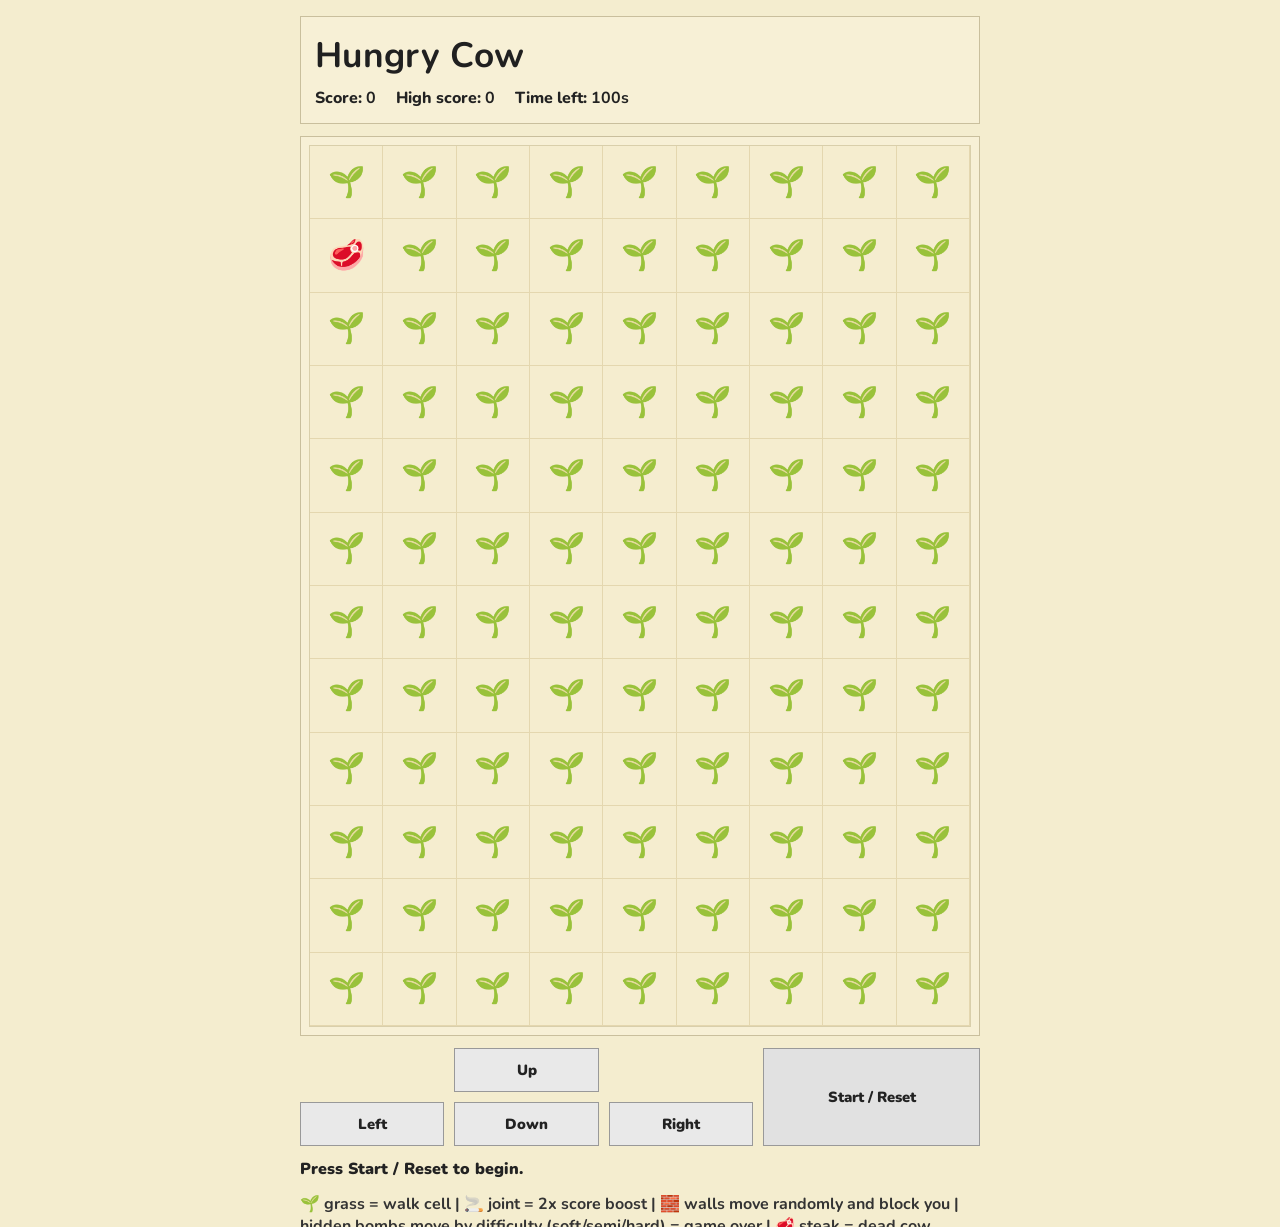
<file: index.html>
<!doctype html>
<html lang="en">
  <head>
    <meta charset="UTF-8" />
    <meta http-equiv="refresh" content="0; url=./hungry-cow.html" />
    <title>Hungry Cow</title>
  </head>
  <body>
    <p>Loading game… <a href="./hungry-cow.html">Click here if not redirected</a></p>
  </body>
</html>
</file>
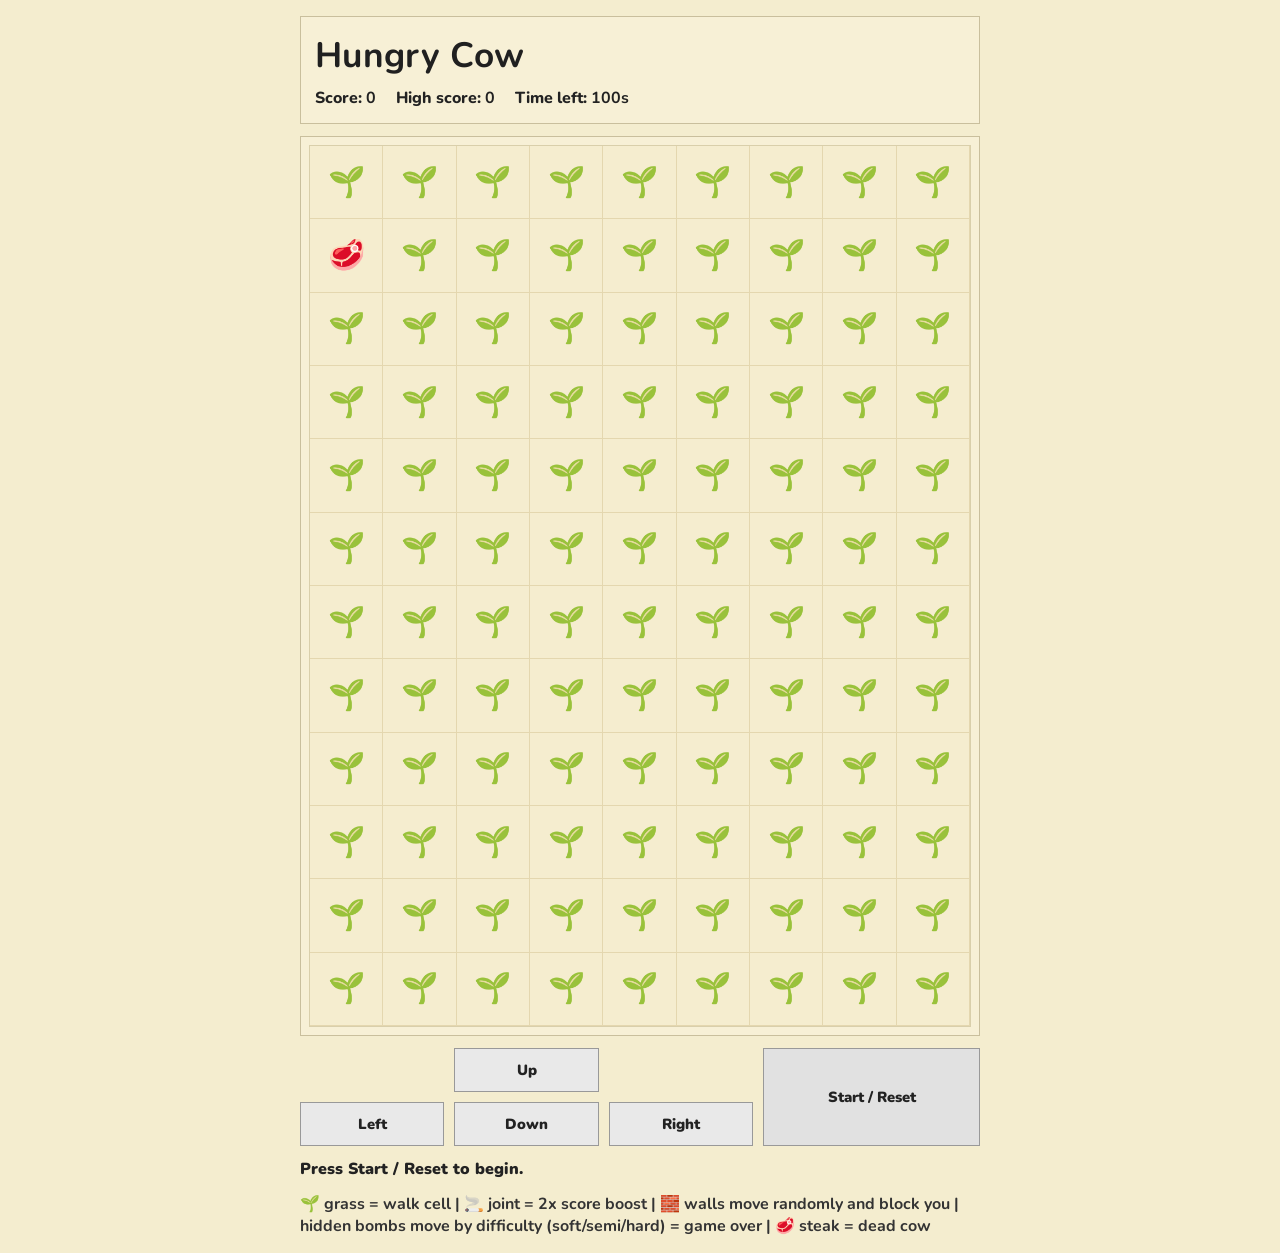
<file: hungry-cow.html>
<!doctype html>
<html lang="en">
  <head>
    <meta charset="UTF-8" />
    <meta name="viewport" content="width=device-width, initial-scale=1.0" />
    <title>Hungry Cow</title>
    <meta
      name="description"
      content="A simple emoji arcade game: move the cow, eat grass, avoid walls and joints."
    />
    <link rel="preconnect" href="https://fonts.googleapis.com" />
    <link rel="preconnect" href="https://fonts.gstatic.com" crossorigin />
    <link
      href="https://fonts.googleapis.com/css2?family=Luckiest+Guy&family=Nunito:wght@500;700;900&display=swap"
      rel="stylesheet"
    />
    <link rel="stylesheet" href="./hungry-cow.css" />
  </head>
  <body>
    <main class="app">
      <header class="hud">
        <h1>Hungry Cow</h1>
        <div class="stats">
          <p>Score: <strong id="score">0</strong></p>
          <p>High score: <strong id="highScore">0</strong></p>
          <p>Time left: <strong id="time">100s</strong></p>
        </div>
      </header>

      <section class="arena-card" aria-label="Game area">
        <div id="arena" class="arena" role="img" aria-label="Hungry Cow game grid"></div>
      </section>

      <section class="controls" aria-label="Controls">
        <button id="upBtn" type="button">Up</button>
        <button id="leftBtn" type="button">Left</button>
        <button id="downBtn" type="button">Down</button>
        <button id="rightBtn" type="button">Right</button>
        <button id="startBtn" type="button" class="start">Start / Reset</button>
      </section>

      <p id="status" class="status">Press Start / Reset to begin.</p>
      <p class="legend">🌱 grass = walk cell | 🚬 joint = 2x score boost | 🧱 walls move randomly and block you | hidden bombs move by difficulty (soft/semi/hard) = game over | 🥩 steak = dead cow</p>
    </main>

    <div id="difficultyModal" class="modal hidden" aria-hidden="true">
      <div class="modal-card" role="dialog" aria-modal="true" aria-labelledby="difficultyTitle">
        <h2 id="difficultyTitle">Choose Difficulty</h2>
        <p class="modal-text">Select bomb difficulty before the game starts.</p>
        <div class="modal-buttons">
          <button id="diffSoftBtn" type="button">Soft</button>
          <button id="diffSemiBtn" type="button">Semi</button>
          <button id="diffHardBtn" type="button">Hard</button>
        </div>
        <button id="diffCancelBtn" type="button" class="modal-cancel">Cancel</button>
      </div>
    </div>

    <script src="./hungry-cow.js"></script>
  </body>
</html>
</file>
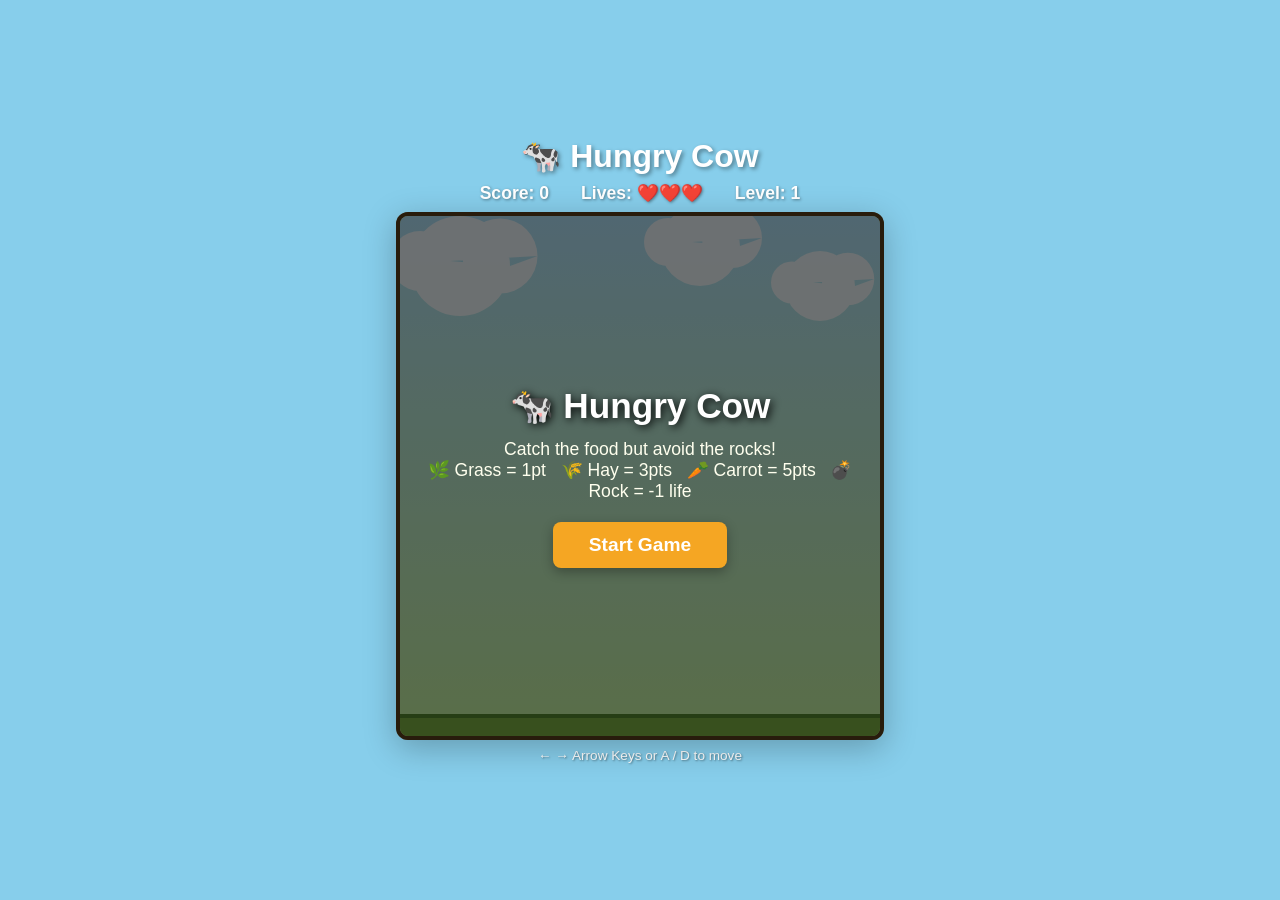
<file: hungry-cow/hungry-cow.html>
<!DOCTYPE html>
<html lang="en">
<head>
  <meta charset="UTF-8" />
  <meta name="viewport" content="width=device-width, initial-scale=1.0" />
  <title>Hungry Cow</title>
  <style>
    * { margin: 0; padding: 0; box-sizing: border-box; }
    body {
      background: #87ceeb;
      display: flex;
      flex-direction: column;
      align-items: center;
      justify-content: center;
      height: 100vh;
      font-family: 'Segoe UI', Arial, sans-serif;
      overflow: hidden;
    }
    h1 {
      color: #fff;
      text-shadow: 2px 2px 4px rgba(0,0,0,0.4);
      font-size: 2rem;
      margin-bottom: 8px;
    }
    #hud {
      display: flex;
      gap: 32px;
      margin-bottom: 8px;
      color: #fff;
      font-size: 1.1rem;
      font-weight: bold;
      text-shadow: 1px 1px 3px rgba(0,0,0,0.4);
    }
    canvas {
      border: 4px solid #5a3e1b;
      border-radius: 12px;
      background: #c8f5a0;
      display: block;
      box-shadow: 0 8px 32px rgba(0,0,0,0.25);
    }
    #overlay {
      position: absolute;
      top: 0; left: 0; right: 0; bottom: 0;
      display: flex;
      flex-direction: column;
      align-items: center;
      justify-content: center;
      background: rgba(0,0,0,0.55);
      border-radius: 12px;
    }
    #overlay h2 {
      color: #fff;
      font-size: 2.2rem;
      margin-bottom: 12px;
      text-shadow: 2px 2px 8px #000;
    }
    #overlay p {
      color: #ffe;
      font-size: 1.1rem;
      margin-bottom: 20px;
      text-align: center;
      padding: 0 20px;
    }
    #overlay button {
      background: #f5a623;
      border: none;
      border-radius: 8px;
      padding: 12px 36px;
      font-size: 1.2rem;
      font-weight: bold;
      color: #fff;
      cursor: pointer;
      box-shadow: 0 4px 12px rgba(0,0,0,0.3);
      transition: background 0.2s;
    }
    #overlay button:hover { background: #e0911a; }
    #canvasWrapper { position: relative; }
    #controls {
      margin-top: 8px;
      color: #fff;
      font-size: 0.85rem;
      text-shadow: 1px 1px 2px rgba(0,0,0,0.4);
    }
  </style>
</head>
<body>
  <h1>🐄 Hungry Cow</h1>
  <div id="hud">
    <span>Score: <span id="scoreDisplay">0</span></span>
    <span>Lives: <span id="livesDisplay">❤️❤️❤️</span></span>
    <span>Level: <span id="levelDisplay">1</span></span>
  </div>
  <div id="canvasWrapper">
    <canvas id="gameCanvas" width="480" height="520"></canvas>
    <div id="overlay">
      <h2 id="overlayTitle">🐄 Hungry Cow</h2>
      <p id="overlayMsg">Catch the food but avoid the rocks!<br>
        🌿 Grass = 1pt &nbsp; 🌾 Hay = 3pts &nbsp; 🥕 Carrot = 5pts &nbsp; 💣 Rock = -1 life</p>
      <button id="overlayBtn">Start Game</button>
    </div>
  </div>
  <div id="controls">← → Arrow Keys or A / D to move</div>

<script>
  const canvas = document.getElementById('gameCanvas');
  const ctx = canvas.getContext('2d');
  const overlay = document.getElementById('overlay');
  const overlayTitle = document.getElementById('overlayTitle');
  const overlayMsg = document.getElementById('overlayMsg');
  const overlayBtn = document.getElementById('overlayBtn');
  const scoreDisplay = document.getElementById('scoreDisplay');
  const livesDisplay = document.getElementById('livesDisplay');
  const levelDisplay = document.getElementById('levelDisplay');

  const W = canvas.width;
  const H = canvas.height;

  // ── Game state ──────────────────────────────────────────────────────────────
  let score, lives, level, gameRunning, animId;
  let cow, items, particles;
  let keys = {};
  let spawnTimer = 0;
  let spawnInterval = 90; // frames between spawns (decreases with level)

  // ── Cow ─────────────────────────────────────────────────────────────────────
  const COW_W = 72, COW_H = 56, COW_SPEED = 5;

  function makeCow() {
    return { x: W / 2 - COW_W / 2, y: H - COW_H - 10, w: COW_W, h: COW_H };
  }

  // ── Items ────────────────────────────────────────────────────────────────────
  // type: 'grass' | 'hay' | 'carrot' | 'rock'
  const ITEM_TYPES = [
    { type: 'grass',  emoji: '🌿', points:  1, color: '#4caf50', w: 36, h: 36 },
    { type: 'hay',    emoji: '🌾', points:  3, color: '#f5c842', w: 36, h: 36 },
    { type: 'carrot', emoji: '🥕', points:  5, color: '#ff7043', w: 32, h: 36 },
    { type: 'rock',   emoji: '🪨', points:  0, color: '#78909c', w: 34, h: 34 },
  ];

  function weightedType(lvl) {
    // More rocks and rare carrots at higher levels
    const weights = [
      40,              // grass
      30,              // hay
      Math.max(5, 20 - lvl * 2), // carrot (rarer at higher levels)
      Math.min(25, 10 + lvl * 3) // rock (more common at higher levels)
    ];
    const total = weights.reduce((a, b) => a + b, 0);
    let r = Math.random() * total;
    for (let i = 0; i < weights.length; i++) {
      r -= weights[i];
      if (r <= 0) return ITEM_TYPES[i];
    }
    return ITEM_TYPES[0];
  }

  function spawnItem(lvl) {
    const def = weightedType(lvl);
    const speed = 2 + lvl * 0.4 + Math.random() * 1.5;
    return {
      ...def,
      x: Math.random() * (W - def.w),
      y: -def.h,
      speed,
    };
  }

  // ── Particles ────────────────────────────────────────────────────────────────
  function burst(x, y, color, count = 8) {
    for (let i = 0; i < count; i++) {
      const angle = (Math.PI * 2 * i) / count;
      particles.push({
        x, y, color,
        vx: Math.cos(angle) * (2 + Math.random() * 2),
        vy: Math.sin(angle) * (2 + Math.random() * 2),
        life: 1,
      });
    }
  }

  // ── Drawing helpers ──────────────────────────────────────────────────────────
  function drawBackground() {
    // Sky gradient
    const sky = ctx.createLinearGradient(0, 0, 0, H);
    sky.addColorStop(0, '#b3e5fc');
    sky.addColorStop(1, '#c8f5a0');
    ctx.fillStyle = sky;
    ctx.fillRect(0, 0, W, H);

    // Ground strip
    ctx.fillStyle = '#7cb342';
    ctx.fillRect(0, H - 20, W, 20);
    ctx.fillStyle = '#558b2f';
    ctx.fillRect(0, H - 22, W, 4);

    // Clouds (static decorative)
    ctx.fillStyle = 'rgba(255,255,255,0.8)';
    drawCloud(60, 50, 50);
    drawCloud(300, 30, 40);
    drawCloud(420, 70, 35);
  }

  function drawCloud(cx, cy, r) {
    ctx.beginPath();
    ctx.arc(cx, cy, r, 0, Math.PI * 2);
    ctx.arc(cx + r * 0.8, cy - r * 0.2, r * 0.75, 0, Math.PI * 2);
    ctx.arc(cx - r * 0.8, cy - r * 0.1, r * 0.6, 0, Math.PI * 2);
    ctx.fill();
  }

  function drawCow(c) {
    const x = c.x, y = c.y, w = c.w, h = c.h;

    // Body
    ctx.fillStyle = '#fff';
    roundRect(x + 6, y + 16, w - 12, h - 20, 10);
    ctx.fill();
    // Patches
    ctx.fillStyle = '#333';
    roundRect(x + 14, y + 22, 16, 12, 4);
    ctx.fill();
    ctx.fillStyle = '#555';
    roundRect(x + 36, y + 28, 12, 10, 4);
    ctx.fill();

    // Head
    ctx.fillStyle = '#fff';
    roundRect(x + w - 24, y + 4, 22, 20, 6);
    ctx.fill();
    // Nose
    ctx.fillStyle = '#f48fb1';
    roundRect(x + w - 20, y + 15, 14, 8, 4);
    ctx.fill();
    ctx.fillStyle = '#c2185b';
    ctx.beginPath(); ctx.arc(x + w - 15, y + 18, 2, 0, Math.PI * 2); ctx.fill();
    ctx.beginPath(); ctx.arc(x + w - 9,  y + 18, 2, 0, Math.PI * 2); ctx.fill();
    // Eye
    ctx.fillStyle = '#222';
    ctx.beginPath(); ctx.arc(x + w - 10, y + 9, 2.5, 0, Math.PI * 2); ctx.fill();
    ctx.fillStyle = '#fff';
    ctx.beginPath(); ctx.arc(x + w - 9, y + 8, 0.8, 0, Math.PI * 2); ctx.fill();
    // Ear
    ctx.fillStyle = '#f5c6d0';
    ctx.beginPath();
    ctx.ellipse(x + w - 5, y + 4, 5, 7, -0.3, 0, Math.PI * 2);
    ctx.fill();
    // Horn
    ctx.strokeStyle = '#f5c842';
    ctx.lineWidth = 3;
    ctx.beginPath();
    ctx.moveTo(x + w - 16, y + 5);
    ctx.lineTo(x + w - 20, y - 2);
    ctx.stroke();

    // Legs
    ctx.fillStyle = '#ddd';
    for (let i = 0; i < 4; i++) {
      const lx = x + 10 + i * 14;
      roundRect(lx, y + h - 14, 8, 14, 3);
      ctx.fill();
    }

    // Tail
    ctx.strokeStyle = '#bbb';
    ctx.lineWidth = 2;
    ctx.beginPath();
    ctx.moveTo(x + 6, y + 24);
    ctx.quadraticCurveTo(x - 10, y + 20, x - 6, y + 10);
    ctx.stroke();

    // Udder
    ctx.fillStyle = '#f9a8c9';
    ctx.beginPath();
    ctx.ellipse(x + 24, y + h - 8, 12, 7, 0, 0, Math.PI * 2);
    ctx.fill();
  }

  function roundRect(x, y, w, h, r) {
    ctx.beginPath();
    ctx.moveTo(x + r, y);
    ctx.lineTo(x + w - r, y);
    ctx.quadraticCurveTo(x + w, y, x + w, y + r);
    ctx.lineTo(x + w, y + h - r);
    ctx.quadraticCurveTo(x + w, y + h, x + w - r, y + h);
    ctx.lineTo(x + r, y + h);
    ctx.quadraticCurveTo(x, y + h, x, y + h - r);
    ctx.lineTo(x, y + r);
    ctx.quadraticCurveTo(x, y, x + r, y);
    ctx.closePath();
  }

  function drawItem(item) {
    ctx.font = `${item.h}px serif`;
    ctx.textAlign = 'center';
    ctx.textBaseline = 'top';
    ctx.fillText(item.emoji, item.x + item.w / 2, item.y);
  }

  function drawParticles() {
    for (const p of particles) {
      ctx.globalAlpha = p.life;
      ctx.fillStyle = p.color;
      ctx.beginPath();
      ctx.arc(p.x, p.y, 5 * p.life, 0, Math.PI * 2);
      ctx.fill();
    }
    ctx.globalAlpha = 1;
  }

  // ── Collision ────────────────────────────────────────────────────────────────
  function hits(item, cow) {
    return (
      item.x < cow.x + cow.w &&
      item.x + item.w > cow.x &&
      item.y + item.h > cow.y &&
      item.y < cow.y + cow.h
    );
  }

  // ── HUD ──────────────────────────────────────────────────────────────────────
  function updateHUD() {
    scoreDisplay.textContent = score;
    livesDisplay.textContent = '❤️'.repeat(Math.max(0, lives));
    levelDisplay.textContent = level;
  }

  // ── Game loop ────────────────────────────────────────────────────────────────
  function loop() {
    if (!gameRunning) return;
    animId = requestAnimationFrame(loop);

    // Move cow
    if ((keys['ArrowLeft'] || keys['a'] || keys['A']) && cow.x > 0) {
      cow.x -= COW_SPEED;
    }
    if ((keys['ArrowRight'] || keys['d'] || keys['D']) && cow.x + cow.w < W) {
      cow.x += COW_SPEED;
    }

    // Spawn items
    spawnTimer++;
    if (spawnTimer >= spawnInterval) {
      spawnTimer = 0;
      items.push(spawnItem(level));
      // Occasionally spawn a second item at higher levels
      if (level >= 3 && Math.random() < 0.3) items.push(spawnItem(level));
    }

    // Update items
    const toRemove = [];
    for (let i = 0; i < items.length; i++) {
      const item = items[i];
      item.y += item.speed;

      if (hits(item, cow)) {
        if (item.type === 'rock') {
          lives--;
          burst(item.x + item.w / 2, item.y + item.h / 2, '#78909c');
          if (lives <= 0) { gameOver(); return; }
        } else {
          score += item.points;
          burst(item.x + item.w / 2, item.y + item.h / 2, item.color);
        }
        updateHUD();
        toRemove.push(i);
      } else if (item.y > H) {
        toRemove.push(i);
      }
    }
    for (let i = toRemove.length - 1; i >= 0; i--) items.splice(toRemove[i], 1);

    // Update particles
    for (const p of particles) {
      p.x += p.vx; p.y += p.vy; p.life -= 0.05;
    }
    particles = particles.filter(p => p.life > 0);

    // Level progression
    const newLevel = 1 + Math.floor(score / 20);
    if (newLevel !== level) {
      level = newLevel;
      spawnInterval = Math.max(30, 90 - (level - 1) * 8);
      updateHUD();
    }

    // Draw
    drawBackground();
    for (const item of items) drawItem(item);
    drawCow(cow);
    drawParticles();
  }

  // ── Game control ─────────────────────────────────────────────────────────────
  function startGame() {
    score = 0; lives = 3; level = 1;
    spawnInterval = 90; spawnTimer = 0;
    cow = makeCow();
    items = []; particles = [];
    gameRunning = true;
    overlay.style.display = 'none';
    updateHUD();
    if (animId) cancelAnimationFrame(animId);
    loop();
  }

  function gameOver() {
    gameRunning = false;
    cancelAnimationFrame(animId);
    overlayTitle.textContent = '💀 Game Over!';
    overlayMsg.textContent = `Your score: ${score} — Level reached: ${level}`;
    overlayBtn.textContent = 'Play Again';
    overlay.style.display = 'flex';
  }

  // ── Event listeners ──────────────────────────────────────────────────────────
  document.addEventListener('keydown', e => {
    keys[e.key] = true;
    // Prevent page scrolling on arrow keys
    if (['ArrowLeft','ArrowRight','ArrowUp','ArrowDown'].includes(e.key)) e.preventDefault();
  });
  document.addEventListener('keyup', e => { keys[e.key] = false; });

  overlayBtn.addEventListener('click', startGame);

  // ── Touch / mobile controls ──────────────────────────────────────────────────
  let touchStartX = null;
  canvas.addEventListener('touchstart', e => {
    touchStartX = e.touches[0].clientX;
    e.preventDefault();
  }, { passive: false });
  canvas.addEventListener('touchmove', e => {
    if (touchStartX === null) return;
    const dx = e.touches[0].clientX - touchStartX;
    cow.x = Math.max(0, Math.min(W - cow.w, cow.x + dx));
    touchStartX = e.touches[0].clientX;
    e.preventDefault();
  }, { passive: false });

  // ── Initial draw (title screen) ───────────────────────────────────────────────
  drawBackground();
</script>
</body>
</html>
</file>
<file: hungry-cow.css>
:root {
  --bg-a: #f4edcf;
  --bg-b: #f4edcf;
  --card: #f7f0d6;
  --line: #c9bf9d;
  --ink: #222222;
  --good: #4b8a41;
  --bad: #b0402f;
}

* {
  box-sizing: border-box;
}

body {
  margin: 0;
  min-height: 100vh;
  font-family: "Nunito", sans-serif;
  color: var(--ink);
  background: linear-gradient(180deg, var(--bg-a), var(--bg-b));
  display: grid;
  place-items: center;
  padding: 16px;
}

.app {
  width: min(680px, 100%);
  display: grid;
  gap: 12px;
}

.hud {
  background: var(--card);
  border: 1px solid var(--line);
  border-radius: 0;
  padding: 14px;
  box-shadow: none;
}

h1 {
  margin: 0;
  font-family: "Nunito", sans-serif;
  font-size: clamp(1.7rem, 5vw, 2.2rem);
  color: #202020;
  letter-spacing: 0.01em;
}

.stats {
  margin-top: 8px;
  display: flex;
  flex-wrap: wrap;
  gap: 12px 20px;
}

.stats p {
  margin: 0;
  font-weight: 800;
}

.arena-card {
  background: var(--card);
  border: 1px solid var(--line);
  border-radius: 0;
  padding: 8px;
  box-shadow: none;
}

.arena {
  display: grid;
  gap: 0;
  padding: 0;
  border: 1px solid #d9cfab;
  border-radius: 0;
  background: #efe5c1;
}

.cell {
  aspect-ratio: 1;
  min-height: 34px;
  display: grid;
  place-items: center;
  font-size: clamp(20px, 2.8vw, 30px);
  border-radius: 0;
  border-right: 1px solid #e4d7af;
  border-bottom: 1px solid #e4d7af;
  background: #f5edcf;
}

.controls {
  display: grid;
  grid-template-columns: repeat(3, 1fr) minmax(80px, 1.5fr);
  grid-template-areas:
    ". up . start"
    "left down right start";
  gap: 10px;
}

#upBtn    { grid-area: up; }
#leftBtn  { grid-area: left; }
#downBtn  { grid-area: down; }
#rightBtn { grid-area: right; }
#startBtn { grid-area: start; }

button {
  border: 1px solid #999;
  border-radius: 0;
  padding: 11px 8px;
  cursor: pointer;
  font: 900 0.92rem "Nunito", sans-serif;
  color: #222;
  background: #e9e9e9;
}

button.start {
  background: #e1e1e1;
}

button:active {
  transform: translateY(1px);
}

.status {
  margin: 0;
  font-weight: 900;
  min-height: 1.4em;
}

.status.dead {
  color: var(--bad);
}

.status.live {
  color: var(--good);
}

.legend {
  margin: 0;
  font-weight: 700;
  color: #333;
}

.modal {
  position: fixed;
  inset: 0;
  background: #00000055;
  display: grid;
  place-items: center;
  z-index: 20;
  padding: 16px;
}

.modal.hidden {
  display: none;
}

.modal-card {
  width: min(420px, 95vw);
  background: #f7f0d6;
  border: 1px solid #b9ad88;
  padding: 16px;
}

.modal-card h2 {
  margin: 0;
  font-size: 1.4rem;
}

.modal-text {
  margin: 8px 0 12px;
  font-weight: 700;
}

.modal-buttons {
  display: grid;
  grid-template-columns: repeat(3, minmax(70px, 1fr));
  gap: 8px;
}

.modal-cancel {
  margin-top: 10px;
  width: 100%;
}

@media (max-width: 680px) {
  .app {
    width: min(96vw, 520px);
  }

  .cell {
    min-height: 30px;
    font-size: clamp(18px, 5vw, 25px);
  }
}
</file>
